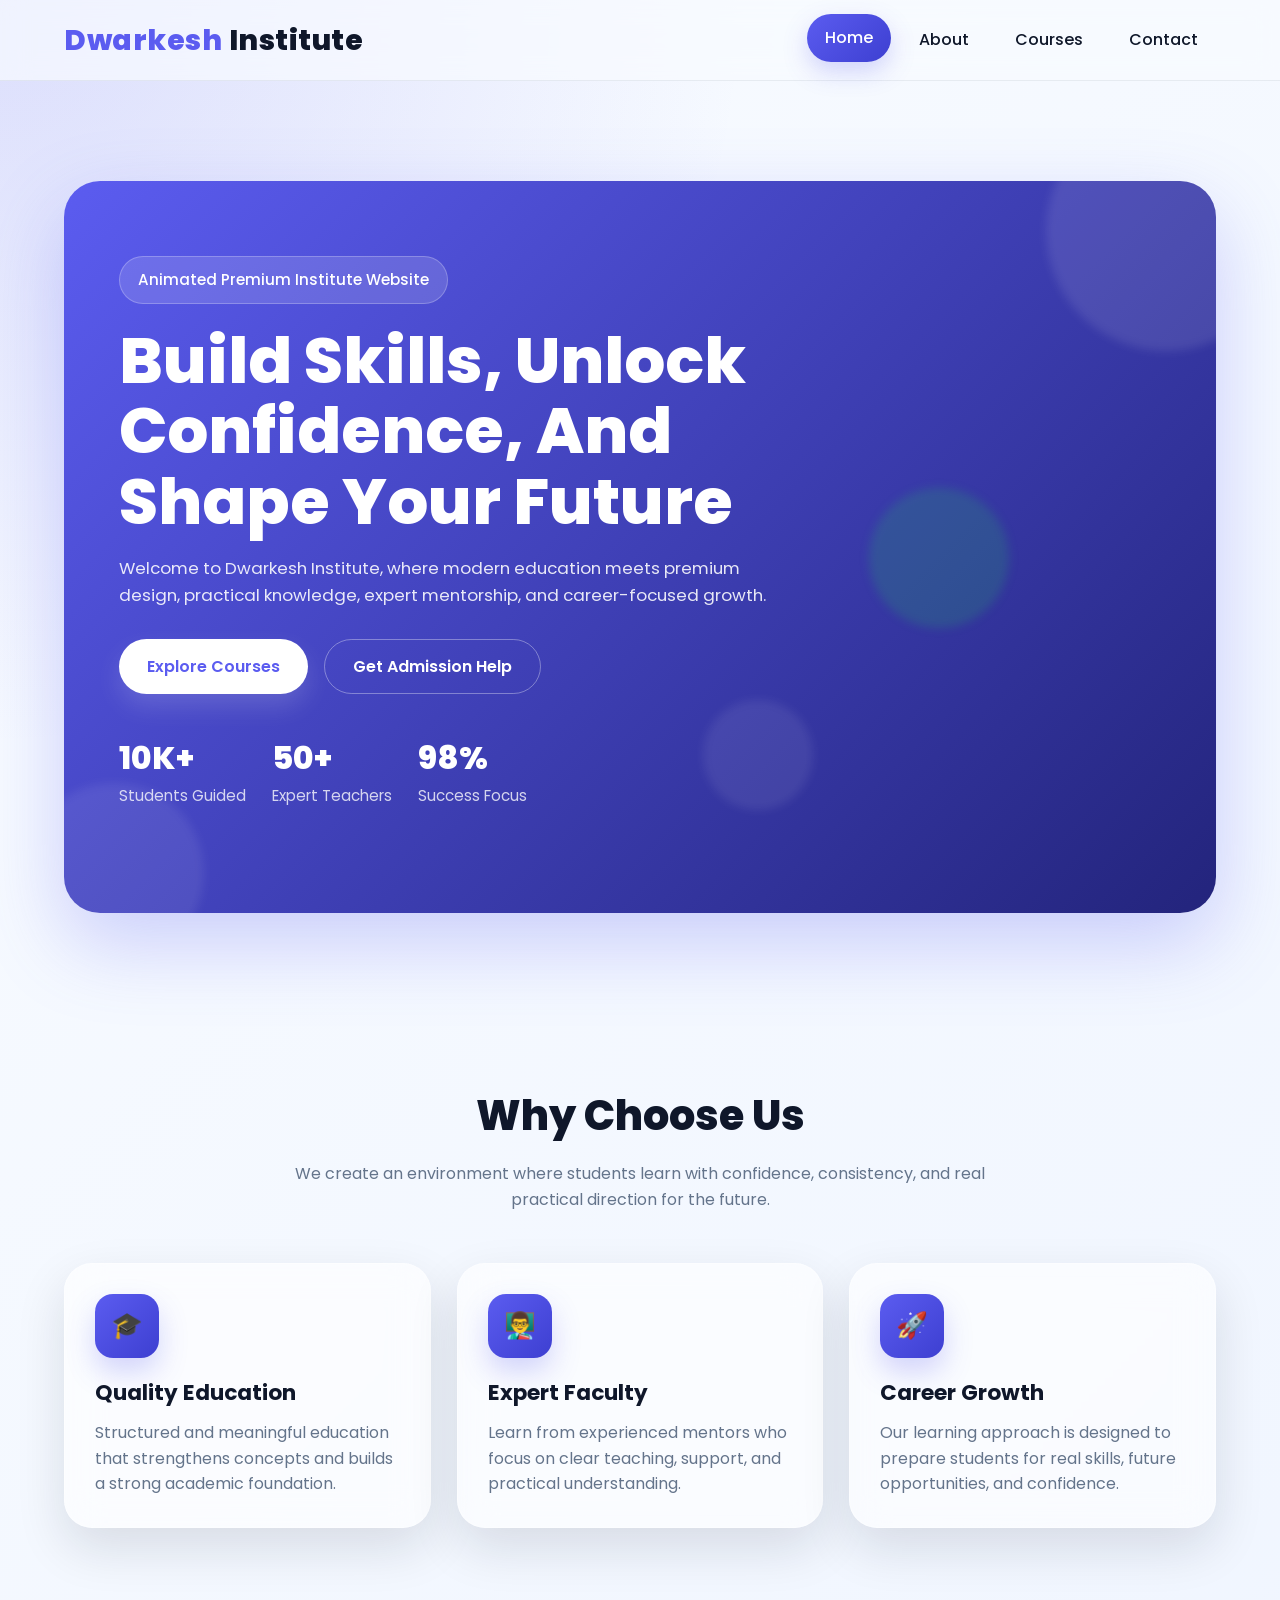
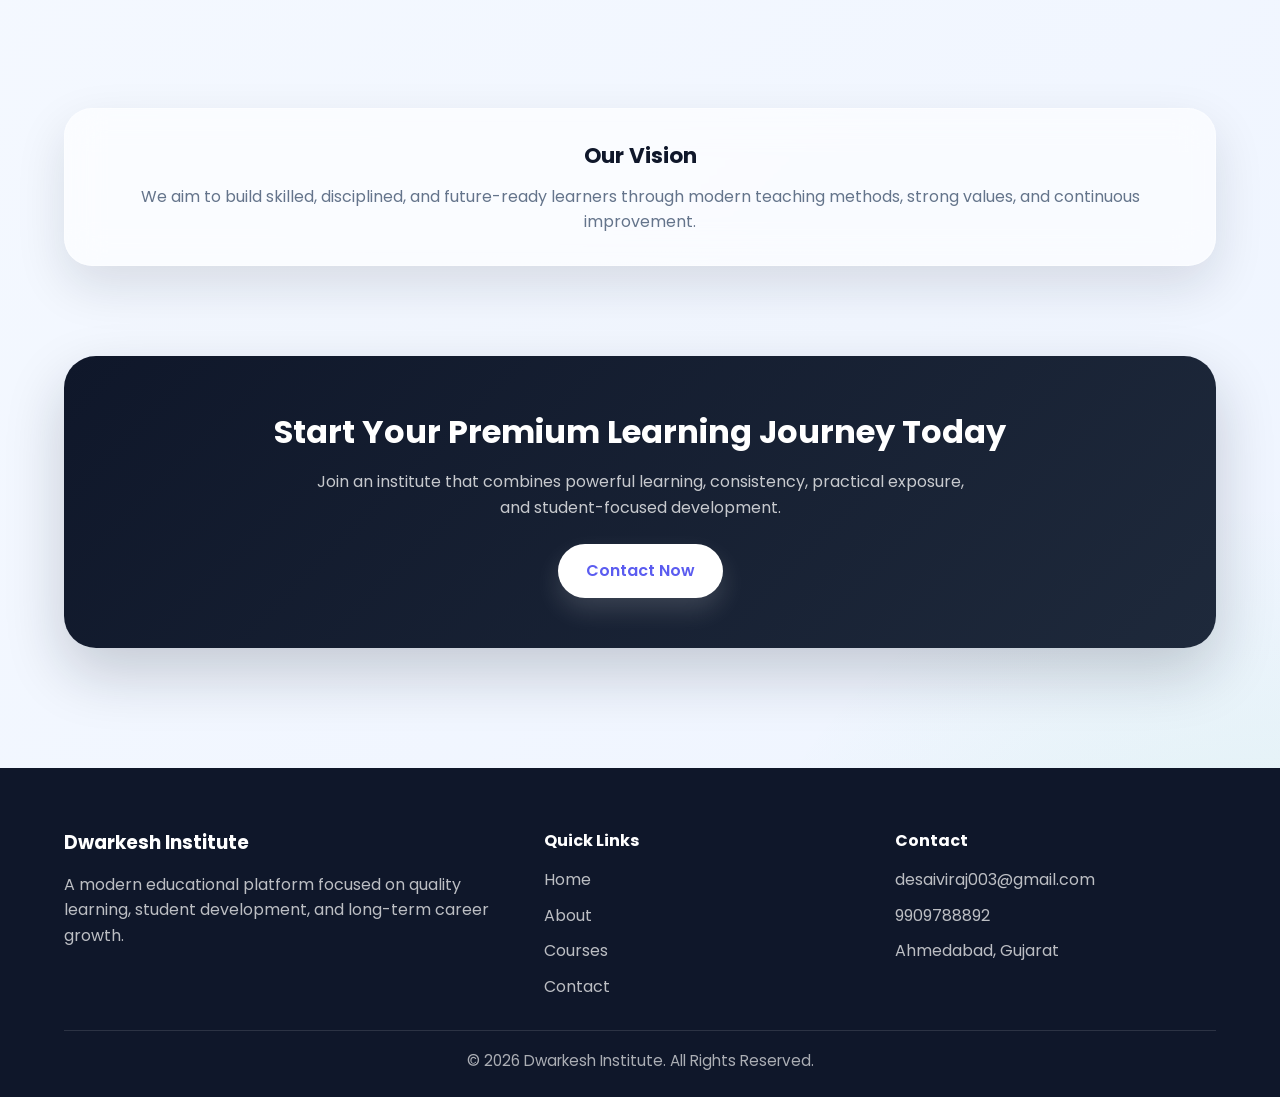
<file: index.html>
<!DOCTYPE html>
<html lang="en">
<head>
  <meta charset="UTF-8" />
  <meta name="viewport" content="width=device-width, initial-scale=1.0" />
  <title>Dwarkesh Institute | Home</title>
  <link rel="stylesheet" href="./css/style.css" />
</head>
<body>
  <header class="navbar">
    <div class="container">
      <div class="logo">Dwarkesh <span>Institute</span></div>
      <nav class="nav-links">
        <a href="index.html" class="active">Home</a>
        <a href="about.html">About</a>
        <a href="courses.html">Courses</a>
        <a href="contact.html">Contact</a>
      </nav>
    </div>
  </header>

  <section class="hero">
    <div class="container">
      <div class="hero-box">
        <span class="blob-1"></span>
        <span class="blob-2"></span>

        <div class="hero-content">
          <div class="hero-badge">Animated Premium Institute Website</div>
          <h1>Build Skills, Unlock Confidence, And Shape Your Future</h1>
          <p>
            Welcome to Dwarkesh Institute, where modern education meets premium design,
            practical knowledge, expert mentorship, and career-focused growth.
          </p>

          <div class="hero-buttons">
            <a href="courses.html" class="btn btn-primary">Explore Courses</a>
            <a href="contact.html" class="btn btn-outline">Get Admission Help</a>
          </div>

          <div class="stats">
            <div class="stat-item">
              <h3>10K+</h3>
              <p>Students Guided</p>
            </div>
            <div class="stat-item">
              <h3>50+</h3>
              <p>Expert Teachers</p>
            </div>
            <div class="stat-item">
              <h3>98%</h3>
              <p>Success Focus</p>
            </div>
          </div>
        </div>
      </div>
    </div>
  </section>

  <section class="section">
    <div class="container">
      <h2 class="section-title">Why Choose Us</h2>
      <p class="section-subtitle">
        We create an environment where students learn with confidence, consistency,
        and real practical direction for the future.
      </p>

      <div class="grid-3">
        <div class="card glass">
          <div class="icon-box">🎓</div>
          <h3>Quality Education</h3>
          <p>
            Structured and meaningful education that strengthens concepts and builds
            a strong academic foundation.
          </p>
        </div>

        <div class="card glass">
          <div class="icon-box">👨‍🏫</div>
          <h3>Expert Faculty</h3>
          <p>
            Learn from experienced mentors who focus on clear teaching, support,
            and practical understanding.
          </p>
        </div>

        <div class="card glass">
          <div class="icon-box">🚀</div>
          <h3>Career Growth</h3>
          <p>
            Our learning approach is designed to prepare students for real skills,
            future opportunities, and confidence.
          </p>
        </div>
      </div>
    </div>
  </section>

  <section class="section">
    <div class="container">
      <div class="vision-box glass">
        <h3>Our Vision</h3>
        <p>
          We aim to build skilled, disciplined, and future-ready learners through
          modern teaching methods, strong values, and continuous improvement.
        </p>
      </div>
    </div>
  </section>

  <section class="cta">
    <div class="container">
      <div class="cta-box">
        <h2>Start Your Premium Learning Journey Today</h2>
        <p>
          Join an institute that combines powerful learning, consistency,
          practical exposure, and student-focused development.
        </p>
        <a href="contact.html" class="btn btn-primary">Contact Now</a>
      </div>
    </div>
  </section>

  <footer class="footer">
    <div class="container">
      <div class="footer-grid">
        <div>
          <h3>Dwarkesh Institute</h3>
          <p>
            A modern educational platform focused on quality learning,
            student development, and long-term career growth.
          </p>
        </div>

        <div>
          <h4>Quick Links</h4>
          <div class="footer-links">
            <a href="index.html">Home</a>
            <a href="about.html">About</a>
            <a href="courses.html">Courses</a>
            <a href="contact.html">Contact</a>
          </div>
        </div>

        <div>
          <h4>Contact</h4>
          <div class="footer-links">
            <a href="mailto:desaiviraj003@gmail.com">desaiviraj003@gmail.com</a>
            <a href="tel:9909788892">9909788892</a>
            <a href="#">Ahmedabad, Gujarat</a>
          </div>
        </div>
      </div>

      <div class="footer-bottom">
        © 2026 Dwarkesh Institute. All Rights Reserved.
      </div>
    </div>
  </footer>
</body>
</html>
</file>
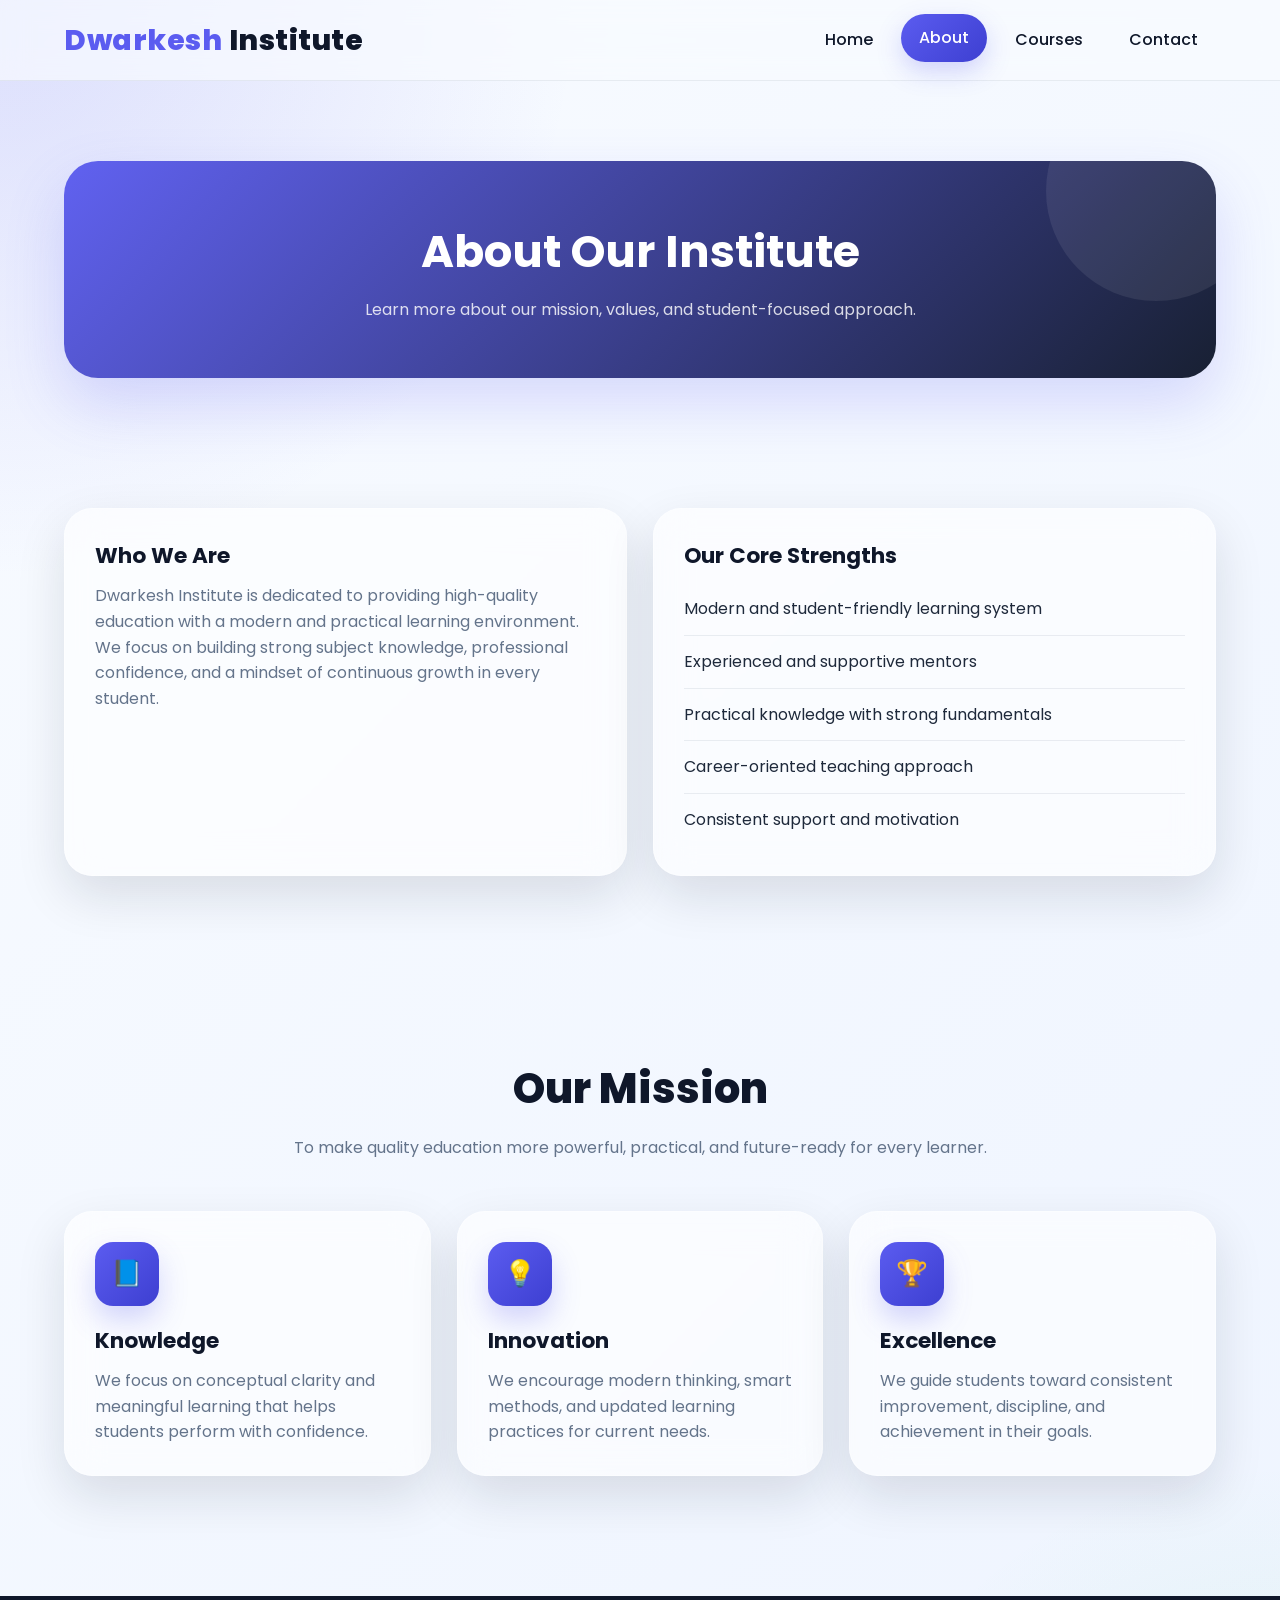
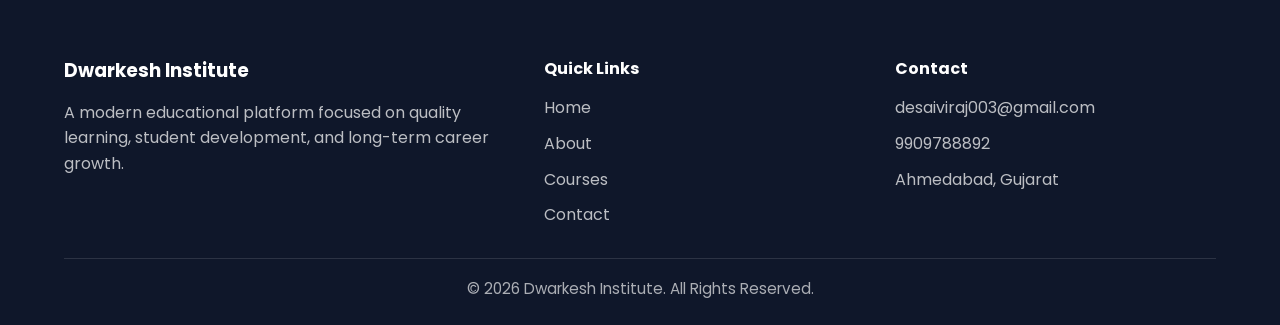
<file: about.html>
<!DOCTYPE html>
<html lang="en">
<head>
  <meta charset="UTF-8" />
  <meta name="viewport" content="width=device-width, initial-scale=1.0" />
  <title>Dwarkesh Institute | About</title>
  <link rel="stylesheet" href="./css/style.css" />
</head>
<body>
  <header class="navbar">
    <div class="container">
      <div class="logo">Dwarkesh <span>Institute</span></div>
      <nav class="nav-links">
        <a href="index.html">Home</a>
        <a href="about.html" class="active">About</a>
        <a href="courses.html">Courses</a>
        <a href="contact.html">Contact</a>
      </nav>
    </div>
  </header>

  <section class="page-banner">
    <div class="container">
      <div class="page-banner-box">
        <h1>About Our Institute</h1>
        <p>Learn more about our mission, values, and student-focused approach.</p>
      </div>
    </div>
  </section>

  <section class="section">
    <div class="container">
      <div class="grid-2">
        <div class="about-box glass">
          <h3>Who We Are</h3>
          <p>
            Dwarkesh Institute is dedicated to providing high-quality education
            with a modern and practical learning environment.
          </p>
          <p>
            We focus on building strong subject knowledge, professional confidence,
            and a mindset of continuous growth in every student.
          </p>
        </div>

        <div class="about-box glass">
          <h3>Our Core Strengths</h3>
          <ul class="feature-list">
            <li>Modern and student-friendly learning system</li>
            <li>Experienced and supportive mentors</li>
            <li>Practical knowledge with strong fundamentals</li>
            <li>Career-oriented teaching approach</li>
            <li>Consistent support and motivation</li>
          </ul>
        </div>
      </div>
    </div>
  </section>

  <section class="section">
    <div class="container">
      <h2 class="section-title">Our Mission</h2>
      <p class="section-subtitle">
        To make quality education more powerful, practical, and future-ready for every learner.
      </p>

      <div class="grid-3">
        <div class="card glass">
          <div class="icon-box">📘</div>
          <h3>Knowledge</h3>
          <p>
            We focus on conceptual clarity and meaningful learning that helps students perform with confidence.
          </p>
        </div>

        <div class="card glass">
          <div class="icon-box">💡</div>
          <h3>Innovation</h3>
          <p>
            We encourage modern thinking, smart methods, and updated learning practices for current needs.
          </p>
        </div>

        <div class="card glass">
          <div class="icon-box">🏆</div>
          <h3>Excellence</h3>
          <p>
            We guide students toward consistent improvement, discipline, and achievement in their goals.
          </p>
        </div>
      </div>
    </div>
  </section>

  <footer class="footer">
    <div class="container">
      <div class="footer-grid">
        <div>
          <h3>Dwarkesh Institute</h3>
          <p>
            A modern educational platform focused on quality learning,
            student development, and long-term career growth.
          </p>
        </div>

        <div>
          <h4>Quick Links</h4>
          <div class="footer-links">
            <a href="index.html">Home</a>
            <a href="about.html">About</a>
            <a href="courses.html">Courses</a>
            <a href="contact.html">Contact</a>
          </div>
        </div>

        <div>
          <h4>Contact</h4>
          <div class="footer-links">
            <a href="mailto:desaiviraj003@gmail.com">desaiviraj003@gmail.com</a>
            <a href="tel:9909788892">9909788892</a>
            <a href="#">Ahmedabad, Gujarat</a>
          </div>
        </div>
      </div>

      <div class="footer-bottom">
        © 2026 Dwarkesh Institute. All Rights Reserved.
      </div>
    </div>
  </footer>
</body>
</html>
</file>
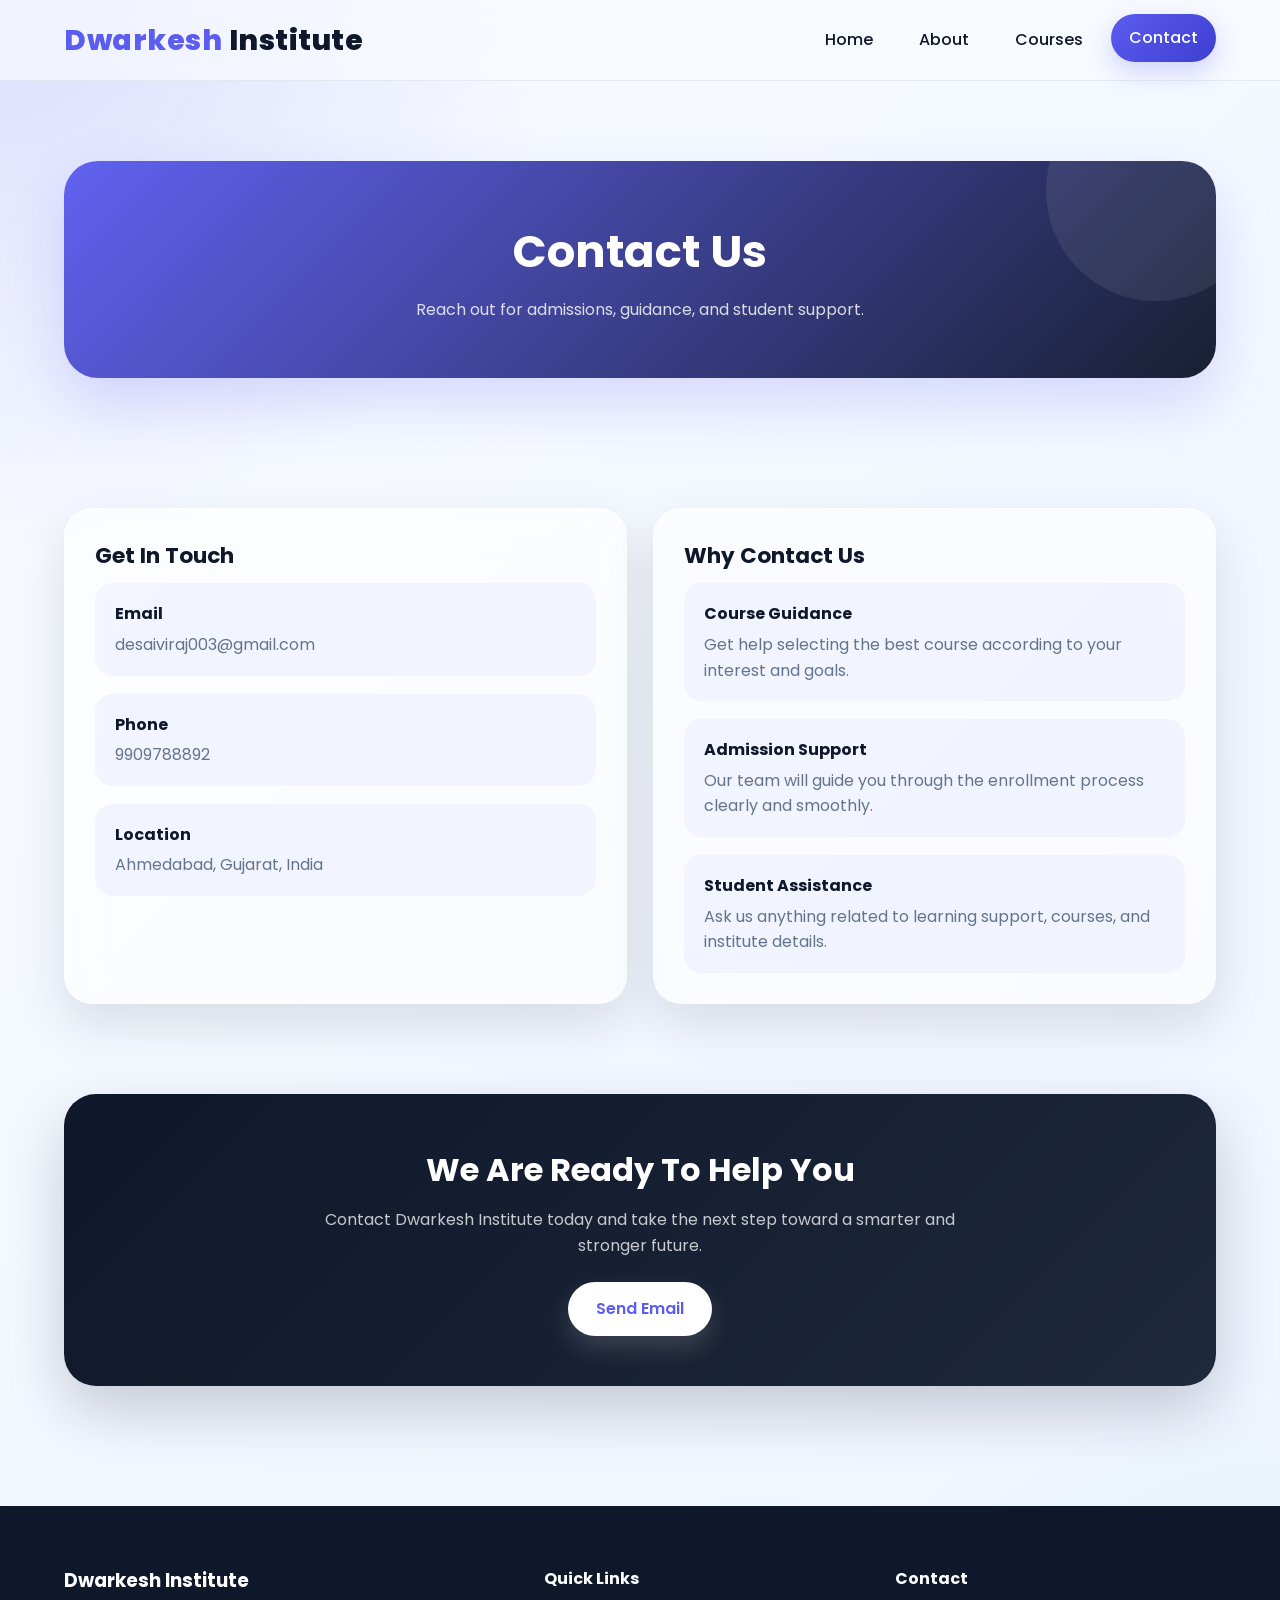
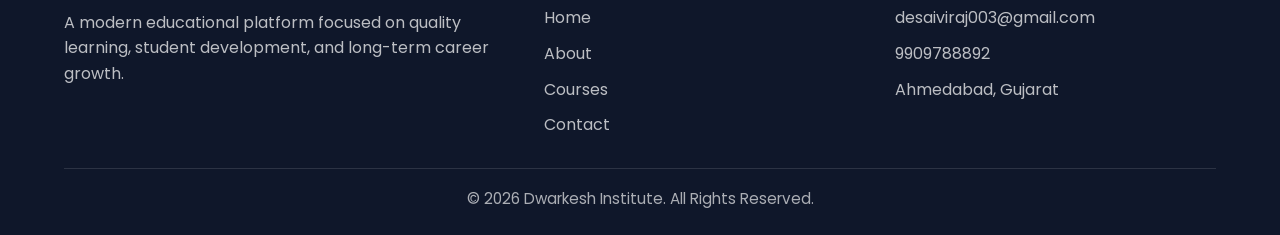
<file: contact.html>
<!DOCTYPE html>
<html lang="en">
<head>
  <meta charset="UTF-8" />
  <meta name="viewport" content="width=device-width, initial-scale=1.0" />
  <title>Dwarkesh Institute | Contact</title>
  <link rel="stylesheet" href="./css/style.css" />
</head>
<body>
  <header class="navbar">
    <div class="container">
      <div class="logo">Dwarkesh <span>Institute</span></div>
      <nav class="nav-links">
        <a href="index.html">Home</a>
        <a href="about.html">About</a>
        <a href="courses.html">Courses</a>
        <a href="contact.html" class="active">Contact</a>
      </nav>
    </div>
  </header>

  <section class="page-banner">
    <div class="container">
      <div class="page-banner-box">
        <h1>Contact Us</h1>
        <p>Reach out for admissions, guidance, and student support.</p>
      </div>
    </div>
  </section>

  <section class="section">
    <div class="container">
      <div class="grid-2">
        <div class="contact-box glass">
          <h3>Get In Touch</h3>
          <div class="contact-info">
            <div class="contact-item">
              <h4>Email</h4>
              <a href="mailto:desaiviraj003@gmail.com">desaiviraj003@gmail.com</a>
            </div>

            <div class="contact-item">
              <h4>Phone</h4>
              <a href="tel:9909788892">9909788892</a>
            </div>

            <div class="contact-item">
              <h4>Location</h4>
              <p>Ahmedabad, Gujarat, India</p>
            </div>
          </div>
        </div>

        <div class="contact-box glass">
          <h3>Why Contact Us</h3>
          <div class="contact-info">
            <div class="contact-item">
              <h4>Course Guidance</h4>
              <p>
                Get help selecting the best course according to your interest and goals.
              </p>
            </div>

            <div class="contact-item">
              <h4>Admission Support</h4>
              <p>
                Our team will guide you through the enrollment process clearly and smoothly.
              </p>
            </div>

            <div class="contact-item">
              <h4>Student Assistance</h4>
              <p>
                Ask us anything related to learning support, courses, and institute details.
              </p>
            </div>
          </div>
        </div>
      </div>
    </div>
  </section>

  <section class="cta">
    <div class="container">
      <div class="cta-box">
        <h2>We Are Ready To Help You</h2>
        <p>
          Contact Dwarkesh Institute today and take the next step toward a smarter and stronger future.
        </p>
        <a href="mailto:desaiviraj003@gmail.com" class="btn btn-primary">Send Email</a>
      </div>
    </div>
  </section>

  <footer class="footer">
    <div class="container">
      <div class="footer-grid">
        <div>
          <h3>Dwarkesh Institute</h3>
          <p>
            A modern educational platform focused on quality learning,
            student development, and long-term career growth.
          </p>
        </div>

        <div>
          <h4>Quick Links</h4>
          <div class="footer-links">
            <a href="index.html">Home</a>
            <a href="about.html">About</a>
            <a href="courses.html">Courses</a>
            <a href="contact.html">Contact</a>
          </div>
        </div>

        <div>
          <h4>Contact</h4>
          <div class="footer-links">
            <a href="mailto:desaiviraj003@gmail.com">desaiviraj003@gmail.com</a>
            <a href="tel:9909788892">9909788892</a>
            <a href="#">Ahmedabad, Gujarat</a>
          </div>
        </div>
      </div>

      <div class="footer-bottom">
        © 2026 Dwarkesh Institute. All Rights Reserved.
      </div>
    </div>
  </footer>
</body>
</html>
</file>
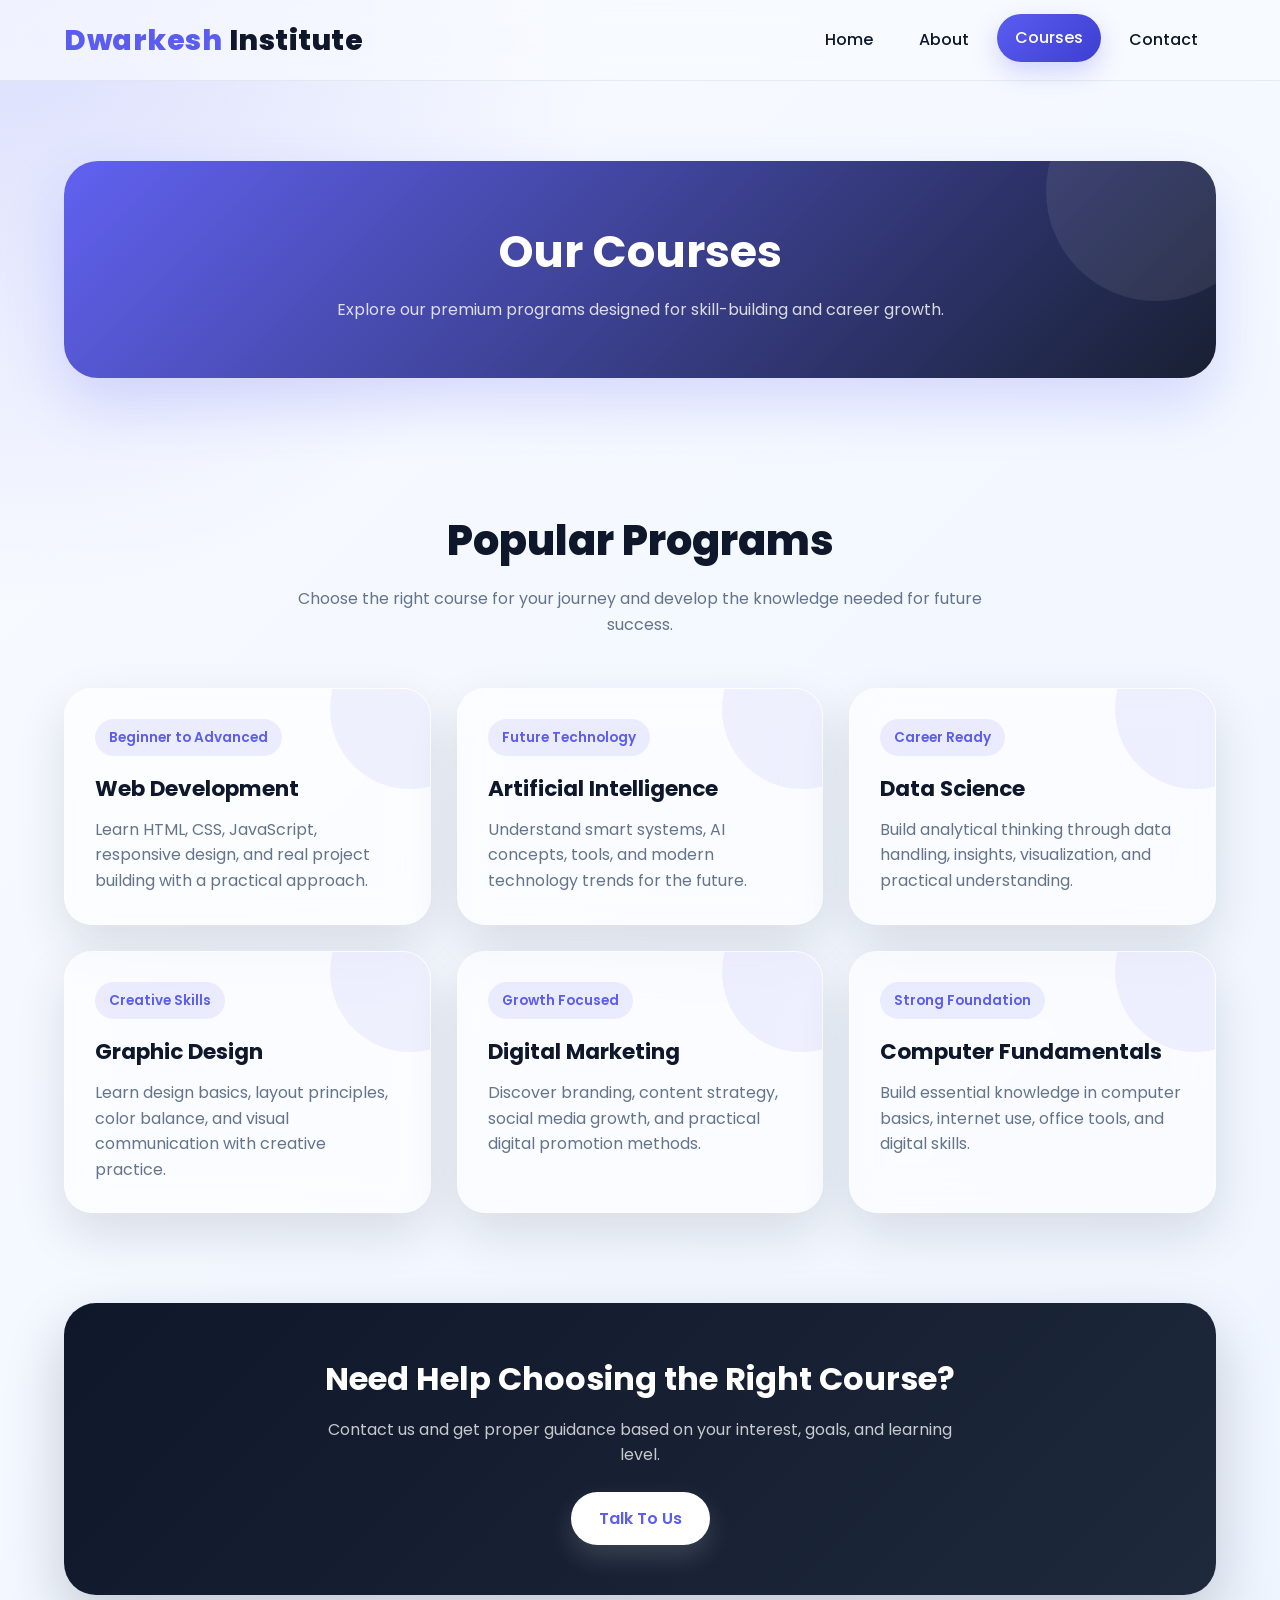
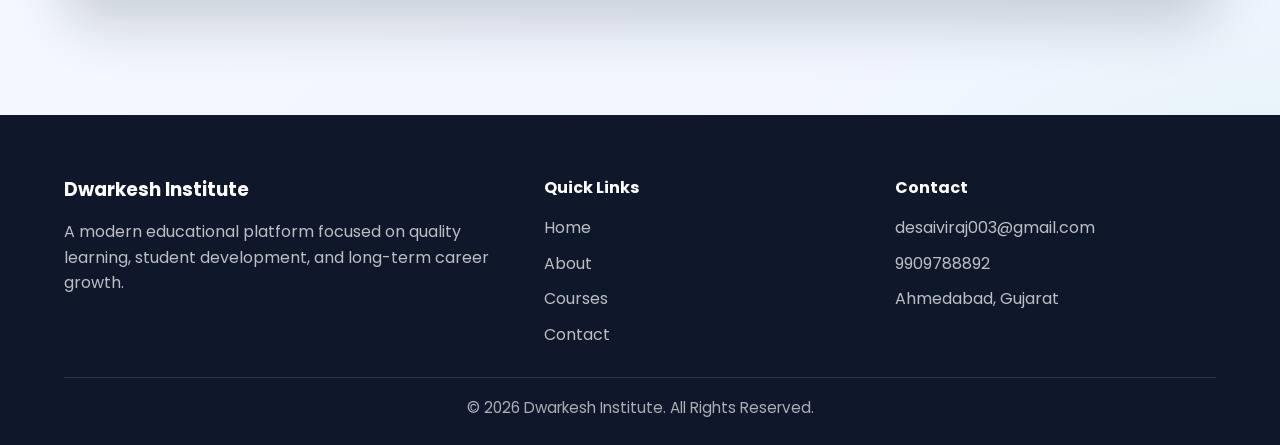
<file: courses.html>
<!DOCTYPE html>
<html lang="en">
<head>
  <meta charset="UTF-8" />
  <meta name="viewport" content="width=device-width, initial-scale=1.0" />
  <title>Dwarkesh Institute | Courses</title>
  <link rel="stylesheet" href="./css/style.css" />
</head>
<body>
  <header class="navbar">
    <div class="container">
      <div class="logo">Dwarkesh <span>Institute</span></div>
      <nav class="nav-links">
        <a href="index.html">Home</a>
        <a href="about.html">About</a>
        <a href="courses.html" class="active">Courses</a>
        <a href="contact.html">Contact</a>
      </nav>
    </div>
  </header>

  <section class="page-banner">
    <div class="container">
      <div class="page-banner-box">
        <h1>Our Courses</h1>
        <p>Explore our premium programs designed for skill-building and career growth.</p>
      </div>
    </div>
  </section>

  <section class="section">
    <div class="container">
      <h2 class="section-title">Popular Programs</h2>
      <p class="section-subtitle">
        Choose the right course for your journey and develop the knowledge needed for future success.
      </p>

      <div class="grid-3">
        <div class="card glass course-card">
          <div class="course-tag">Beginner to Advanced</div>
          <h3>Web Development</h3>
          <p>
            Learn HTML, CSS, JavaScript, responsive design, and real project building with a practical approach.
          </p>
        </div>

        <div class="card glass course-card">
          <div class="course-tag">Future Technology</div>
          <h3>Artificial Intelligence</h3>
          <p>
            Understand smart systems, AI concepts, tools, and modern technology trends for the future.
          </p>
        </div>

        <div class="card glass course-card">
          <div class="course-tag">Career Ready</div>
          <h3>Data Science</h3>
          <p>
            Build analytical thinking through data handling, insights, visualization, and practical understanding.
          </p>
        </div>

        <div class="card glass course-card">
          <div class="course-tag">Creative Skills</div>
          <h3>Graphic Design</h3>
          <p>
            Learn design basics, layout principles, color balance, and visual communication with creative practice.
          </p>
        </div>

        <div class="card glass course-card">
          <div class="course-tag">Growth Focused</div>
          <h3>Digital Marketing</h3>
          <p>
            Discover branding, content strategy, social media growth, and practical digital promotion methods.
          </p>
        </div>

        <div class="card glass course-card">
          <div class="course-tag">Strong Foundation</div>
          <h3>Computer Fundamentals</h3>
          <p>
            Build essential knowledge in computer basics, internet use, office tools, and digital skills.
          </p>
        </div>
      </div>
    </div>
  </section>

  <section class="cta">
    <div class="container">
      <div class="cta-box">
        <h2>Need Help Choosing the Right Course?</h2>
        <p>
          Contact us and get proper guidance based on your interest, goals, and learning level.
        </p>
        <a href="contact.html" class="btn btn-primary">Talk To Us</a>
      </div>
    </div>
  </section>

  <footer class="footer">
    <div class="container">
      <div class="footer-grid">
        <div>
          <h3>Dwarkesh Institute</h3>
          <p>
            A modern educational platform focused on quality learning,
            student development, and long-term career growth.
          </p>
        </div>

        <div>
          <h4>Quick Links</h4>
          <div class="footer-links">
            <a href="index.html">Home</a>
            <a href="about.html">About</a>
            <a href="courses.html">Courses</a>
            <a href="contact.html">Contact</a>
          </div>
        </div>

        <div>
          <h4>Contact</h4>
          <div class="footer-links">
            <a href="mailto:desaiviraj003@gmail.com">desaiviraj003@gmail.com</a>
            <a href="tel:9909788892">9909788892</a>
            <a href="#">Ahmedabad, Gujarat</a>
          </div>
        </div>
      </div>

      <div class="footer-bottom">
        © 2026 Dwarkesh Institute. All Rights Reserved.
      </div>
    </div>
  </footer>
</body>
</html>
</file>
<file: css/style.css>
@import url('https://fonts.googleapis.com/css2?family=Poppins:wght@300;400;500;600;700;800&display=swap');

:root {
  --primary: #5b5cf0;
  --primary-dark: #3d3fd1;
  --secondary: #0f172a;
  --accent: #22c55e;
  --bg: #f8fbff;
  --white: #ffffff;
  --text: #1e293b;
  --muted: #64748b;
  --glass: rgba(255, 255, 255, 0.6);
  --glass-border: rgba(255, 255, 255, 0.35);
  --shadow: 0 20px 50px rgba(15, 23, 42, 0.12);
  --shadow-hover: 0 25px 60px rgba(91, 92, 240, 0.22);
  --radius-lg: 28px;
  --radius-md: 20px;
  --radius-sm: 14px;
  --transition: all 0.35s ease;
  --max-width: 1200px;
}

* {
  margin: 0;
  padding: 0;
  box-sizing: border-box;
  font-family: 'Poppins', sans-serif;
}

html {
  scroll-behavior: smooth;
}

body {
  background:
    radial-gradient(circle at top left, rgba(91, 92, 240, 0.18), transparent 25%),
    radial-gradient(circle at bottom right, rgba(34, 197, 94, 0.1), transparent 20%),
    linear-gradient(135deg, #f8fbff, #eef4ff);
  color: var(--text);
  line-height: 1.6;
  overflow-x: hidden;
}

a {
  color: inherit;
  text-decoration: none;
}

img {
  display: block;
  max-width: 100%;
}

ul {
  list-style: none;
}

.container {
  width: min(90%, var(--max-width));
  margin: auto;
}

.section {
  padding: 90px 0;
}

.section-title {
  text-align: center;
  font-size: 2.6rem;
  font-weight: 800;
  color: var(--secondary);
  margin-bottom: 12px;
  animation: fadeUp 0.8s ease both;
}

.section-subtitle {
  text-align: center;
  max-width: 720px;
  margin: 0 auto 50px;
  color: var(--muted);
  font-size: 1rem;
  animation: fadeUp 1s ease both;
}

.glass {
  background: var(--glass);
  backdrop-filter: blur(18px);
  -webkit-backdrop-filter: blur(18px);
  border: 1px solid var(--glass-border);
  box-shadow: var(--shadow);
}

.navbar {
  position: sticky;
  top: 0;
  z-index: 1000;
  padding: 16px 0;
  background: rgba(248, 251, 255, 0.7);
  backdrop-filter: blur(14px);
  -webkit-backdrop-filter: blur(14px);
  border-bottom: 1px solid rgba(100, 116, 139, 0.12);
  animation: slideDown 0.8s ease;
}

.navbar .container {
  display: flex;
  justify-content: space-between;
  align-items: center;
  gap: 20px;
}

.logo {
  font-size: 1.8rem;
  font-weight: 800;
  color: var(--primary);
  letter-spacing: 0.5px;
  animation: glowText 3s ease-in-out infinite;
}

.logo span {
  color: var(--secondary);
}

.nav-links {
  display: flex;
  align-items: center;
  gap: 10px;
  flex-wrap: wrap;
}

.nav-links a {
  position: relative;
  padding: 11px 18px;
  border-radius: 999px;
  font-weight: 500;
  color: var(--secondary);
  transition: var(--transition);
  overflow: hidden;
}

.nav-links a::before {
  content: "";
  position: absolute;
  inset: 0;
  background: linear-gradient(135deg, var(--primary), var(--primary-dark));
  opacity: 0;
  transition: var(--transition);
  z-index: -1;
}

.nav-links a:hover::before,
.nav-links a.active::before {
  opacity: 1;
}

.nav-links a:hover,
.nav-links a.active {
  color: var(--white);
  transform: translateY(-2px);
  box-shadow: 0 10px 25px rgba(91, 92, 240, 0.25);
}

.hero {
  padding: 100px 0 80px;
  position: relative;
}

.hero-box {
  position: relative;
  overflow: hidden;
  border-radius: 36px;
  padding: 75px 55px;
  background: linear-gradient(135deg, #5b5cf0, #23247c);
  color: var(--white);
  box-shadow: 0 30px 80px rgba(91, 92, 240, 0.28);
  isolation: isolate;
}

.hero-box::before,
.hero-box::after,
.blob-1,
.blob-2 {
  content: "";
  position: absolute;
  border-radius: 50%;
  filter: blur(5px);
}

.hero-box::before {
  width: 240px;
  height: 240px;
  top: -70px;
  right: -70px;
  background: rgba(255, 255, 255, 0.1);
  animation: floatBlob 8s ease-in-out infinite;
}

.hero-box::after {
  width: 180px;
  height: 180px;
  bottom: -50px;
  left: -40px;
  background: rgba(255, 255, 255, 0.08);
  animation: floatBlob 10s ease-in-out infinite reverse;
}

.blob-1 {
  width: 140px;
  height: 140px;
  top: 42%;
  right: 18%;
  background: rgba(34, 197, 94, 0.18);
  animation: floatBlob 12s ease-in-out infinite;
}

.blob-2 {
  width: 110px;
  height: 110px;
  bottom: 14%;
  right: 35%;
  background: rgba(255, 255, 255, 0.08);
  animation: floatBlob 7s ease-in-out infinite reverse;
}

.hero-content {
  position: relative;
  z-index: 2;
  max-width: 760px;
}

.hero-badge {
  display: inline-block;
  padding: 11px 18px;
  border-radius: 999px;
  background: rgba(255, 255, 255, 0.14);
  border: 1px solid rgba(255, 255, 255, 0.24);
  margin-bottom: 22px;
  font-size: 0.95rem;
  font-weight: 500;
  animation: fadeUp 0.7s ease both;
}

.hero h1 {
  font-size: clamp(2.7rem, 5vw, 4.6rem);
  line-height: 1.1;
  font-weight: 800;
  margin-bottom: 18px;
  animation: fadeUp 0.95s ease both;
}

.hero p {
  max-width: 650px;
  font-size: 1.05rem;
  color: rgba(255, 255, 255, 0.88);
  margin-bottom: 30px;
  animation: fadeUp 1.15s ease both;
}

.hero-buttons {
  display: flex;
  gap: 16px;
  flex-wrap: wrap;
  animation: fadeUp 1.3s ease both;
}

.btn {
  display: inline-flex;
  align-items: center;
  justify-content: center;
  padding: 14px 28px;
  border-radius: 999px;
  font-weight: 600;
  border: none;
  cursor: pointer;
  transition: var(--transition);
}

.btn-primary {
  background: var(--white);
  color: var(--primary);
  box-shadow: 0 12px 26px rgba(255, 255, 255, 0.15);
}

.btn-primary:hover {
  transform: translateY(-4px) scale(1.04);
  box-shadow: 0 20px 35px rgba(255, 255, 255, 0.25);
}

.btn-outline {
  background: transparent;
  color: var(--white);
  border: 1px solid rgba(255, 255, 255, 0.35);
}

.btn-outline:hover {
  transform: translateY(-4px);
  background: rgba(255, 255, 255, 0.12);
}

.stats {
  margin-top: 38px;
  display: flex;
  gap: 26px;
  flex-wrap: wrap;
  animation: fadeUp 1.45s ease both;
}

.stat-item h3 {
  font-size: 2rem;
  font-weight: 800;
}

.stat-item p {
  font-size: 0.95rem;
  color: rgba(255, 255, 255, 0.78);
}

.grid-3,
.grid-2 {
  display: grid;
  gap: 26px;
}

.grid-3 {
  grid-template-columns: repeat(3, 1fr);
}

.grid-2 {
  grid-template-columns: repeat(2, 1fr);
}

.card,
.about-box,
.contact-box,
.vision-box {
  border-radius: var(--radius-lg);
  padding: 30px;
  transition: var(--transition);
  animation: fadeUp 1s ease both;
}

.card:hover,
.about-box:hover,
.contact-box:hover,
.vision-box:hover {
  transform: translateY(-10px);
  box-shadow: var(--shadow-hover);
}

.icon-box {
  width: 64px;
  height: 64px;
  border-radius: 18px;
  display: grid;
  place-items: center;
  font-size: 1.6rem;
  color: var(--white);
  margin-bottom: 18px;
  background: linear-gradient(135deg, var(--primary), var(--primary-dark));
  box-shadow: 0 14px 28px rgba(91, 92, 240, 0.25);
  animation: pulseBox 2.5s infinite;
}

.card h3,
.about-box h3,
.contact-box h3,
.vision-box h3 {
  font-size: 1.35rem;
  margin-bottom: 10px;
  color: var(--secondary);
}

.card p,
.about-box p,
.contact-box p,
.vision-box p {
  color: var(--muted);
}

.feature-list li {
  padding: 13px 0;
  border-bottom: 1px solid rgba(100, 116, 139, 0.12);
  color: var(--text);
}

.feature-list li:last-child {
  border-bottom: none;
}

.vision-box {
  text-align: center;
}

.course-card {
  position: relative;
  overflow: hidden;
}

.course-card::before {
  content: "";
  position: absolute;
  width: 160px;
  height: 160px;
  top: -60px;
  right: -60px;
  background: rgba(91, 92, 240, 0.08);
  border-radius: 50%;
}

.course-tag {
  display: inline-block;
  padding: 8px 14px;
  border-radius: 999px;
  background: rgba(91, 92, 240, 0.1);
  color: var(--primary);
  font-size: 0.85rem;
  font-weight: 600;
  margin-bottom: 16px;
}

.contact-info {
  display: grid;
  gap: 18px;
}

.contact-item {
  padding: 18px 20px;
  border-radius: 18px;
  background: rgba(91, 92, 240, 0.05);
  transition: var(--transition);
}

.contact-item:hover {
  transform: translateX(8px);
  background: rgba(91, 92, 240, 0.08);
}

.contact-item h4 {
  margin-bottom: 5px;
  color: var(--secondary);
}

.contact-item p,
.contact-item a {
  color: var(--muted);
}

.page-banner {
  padding: 80px 0 40px;
}

.page-banner-box {
  position: relative;
  overflow: hidden;
  border-radius: 34px;
  padding: 55px 30px;
  text-align: center;
  background: linear-gradient(135deg, rgba(91, 92, 240, 0.96), rgba(15, 23, 42, 0.96));
  color: var(--white);
  box-shadow: 0 26px 60px rgba(91, 92, 240, 0.2);
}

.page-banner-box::before {
  content: "";
  position: absolute;
  width: 220px;
  height: 220px;
  top: -80px;
  right: -50px;
  background: rgba(255, 255, 255, 0.08);
  border-radius: 50%;
  animation: floatBlob 8s ease-in-out infinite;
}

.page-banner-box h1 {
  position: relative;
  z-index: 1;
  font-size: 2.8rem;
  margin-bottom: 10px;
  animation: fadeUp 0.8s ease both;
}

.page-banner-box p {
  position: relative;
  z-index: 1;
  color: rgba(255, 255, 255, 0.82);
  animation: fadeUp 1s ease both;
}

.cta {
  padding-bottom: 90px;
}

.cta-box {
  border-radius: 32px;
  text-align: center;
  padding: 50px 30px;
  color: var(--white);
  background: linear-gradient(135deg, var(--secondary), #1e293b);
  box-shadow: 0 25px 60px rgba(15, 23, 42, 0.2);
  animation: fadeUp 0.9s ease both;
}

.cta-box h2 {
  font-size: 2rem;
  margin-bottom: 12px;
}

.cta-box p {
  max-width: 650px;
  margin: 0 auto 24px;
  color: rgba(255, 255, 255, 0.76);
}

.footer {
  background: var(--secondary);
  color: var(--white);
  margin-top: 30px;
  padding: 60px 0 24px;
}

.footer-grid {
  display: grid;
  grid-template-columns: 1.4fr 1fr 1fr;
  gap: 30px;
  margin-bottom: 30px;
}

.footer h3,
.footer h4 {
  margin-bottom: 14px;
}

.footer p,
.footer a {
  color: rgba(255, 255, 255, 0.72);
}

.footer-links {
  display: grid;
  gap: 10px;
}

.footer-links a:hover {
  color: var(--white);
  transform: translateX(4px);
}

.footer-bottom {
  text-align: center;
  padding-top: 18px;
  border-top: 1px solid rgba(255, 255, 255, 0.12);
  color: rgba(255, 255, 255, 0.65);
  font-size: 0.95rem;
}

@keyframes fadeUp {
  from {
    opacity: 0;
    transform: translateY(35px);
  }
  to {
    opacity: 1;
    transform: translateY(0);
  }
}

@keyframes slideDown {
  from {
    opacity: 0;
    transform: translateY(-35px);
  }
  to {
    opacity: 1;
    transform: translateY(0);
  }
}

@keyframes floatBlob {
  0%, 100% {
    transform: translateY(0) translateX(0) scale(1);
  }
  50% {
    transform: translateY(-18px) translateX(12px) scale(1.06);
  }
}

@keyframes glowText {
  0%, 100% {
    text-shadow: 0 0 0 rgba(91, 92, 240, 0);
  }
  50% {
    text-shadow: 0 0 18px rgba(91, 92, 240, 0.35);
  }
}

@keyframes pulseBox {
  0%, 100% {
    transform: scale(1);
    box-shadow: 0 14px 28px rgba(91, 92, 240, 0.25);
  }
  50% {
    transform: scale(1.06);
    box-shadow: 0 18px 34px rgba(91, 92, 240, 0.32);
  }
}

@media (max-width: 992px) {
  .grid-3 {
    grid-template-columns: repeat(2, 1fr);
  }

  .footer-grid {
    grid-template-columns: 1fr 1fr;
  }

  .hero-box {
    padding: 55px 35px;
  }
}

@media (max-width: 768px) {
  .navbar .container {
    flex-direction: column;
  }

  .nav-links {
    justify-content: center;
  }

  .grid-3,
  .grid-2,
  .footer-grid {
    grid-template-columns: 1fr;
  }

  .hero-buttons {
    flex-direction: column;
    align-items: flex-start;
  }

  .hero h1 {
    font-size: 2.6rem;
  }

  .section-title {
    font-size: 2rem;
  }

  .page-banner-box h1 {
    font-size: 2.1rem;
  }
}
</file>
